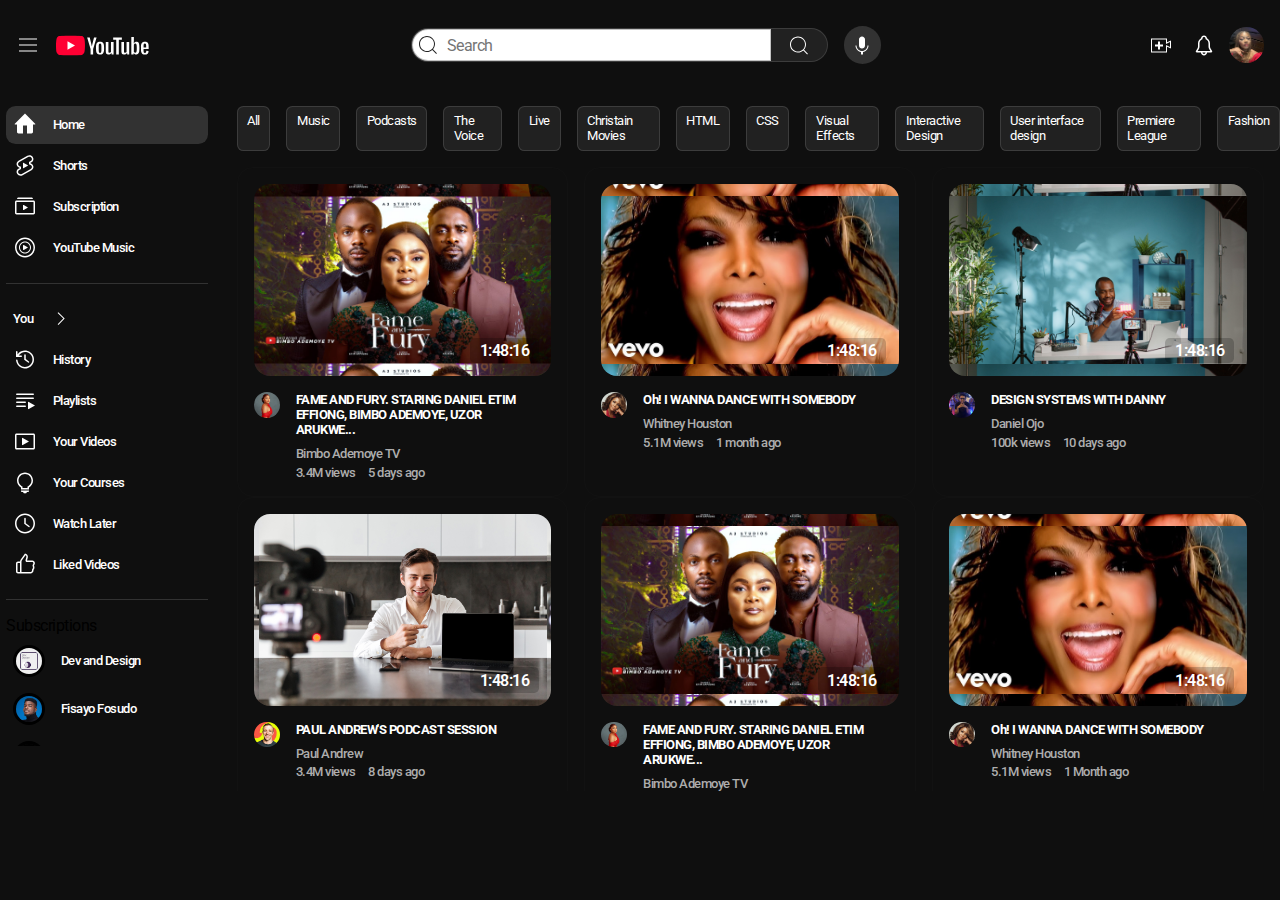
<file: youtube.html>
<!DOCTYPE html>
<html lang="en">
<head>
    <meta charset="UTF-8">
    <meta name="viewport" content="width=device-width, initial-scale=1.0">
    <link rel="stylesheet" href="https://cdnjs.cloudflare.com/ajax/libs/font-awesome/6.6.0/css/all.min.css" integrity="sha512-Kc323vGBEqzTmouAECnVceyQqyqdsSiqLQISBL29aUW4U/M7pSPA/gEUZQqv1cwx4OnYxTxve5UMg5GT6L4JJg==" crossorigin="anonymous" referrerpolicy="no-referrer" />
    <link rel="stylesheet" href="./youtube.css">
    <title>Youtube</title>
</head>
<body>
    
    <div class="body-wrapper">

        <div class="nav-bar">

            <div class="logo-menu">
                <div class="logo">
                    <img src="./images/asset 77.svg" alt="Menu">

                    <img src="./images/asset 79.svg" alt="Logo">
                </div>
            </div>

            <div class="search">

                <form>
                    <div class="search-button">
                        <div class="search-container">
                            <img src="./images/asset 175 black.svg" alt="icon">
    
                            <input type="text" id="search" placeholder="Search" name="email">
                        </div>

                        <div class="btn">
                            <img src="./images/asset 80.svg" alt="icon">
                        </div>
                    </div>

                    
                </form>

                <div class="icon-wrapper mic">
                    <img src="./images/asset 81.svg" alt="icon">
                </div>

            </div>

            <div class="nav-icons">

                <div class="icon-wrapper">
                    <img src="./images/asset 82.svg" alt="icon">
                </div>

                <div class="icon-wrapper">
                    <img src="./images/asset 83.svg" alt="icon">
                </div>

                <div class="icon-wrapper pp">
                
                </div>

            </div>

        </div>

        <div class="content-wrapper">

            <div class="left-container">

                <div class="menu-group">

                    <div class="link home">
                        <img src="./images/asset 86.svg" alt="icon">

                        <p>Home</p>
                    </div>

                    <div class="link">
                        <img src="./images/asset 87.svg" alt="icon">

                        <p>Shorts</p>
                    </div>

                    <div class="link">
                        <img src="./images/asset 88.svg" alt="icon">

                        <p>Subscription</p>
                    </div>

                    <div class="link">
                        <img src="./images/asset 89.svg" alt="icon">

                        <p>YouTube Music</p>
                    </div>

                </div>

                <div class="menu-group">

                    <div class="link">
                        <p class="menu-title">You</p>

                        <img src="./images/asset 116.svg" alt="icon">
                    </div>

                    <div class="link">
                        <img src="./images/asset 92.svg" alt="icon">

                        <p>History</p>
                    </div>

                    <div class="link">
                        <img src="./images/asset 93.svg" alt="icon">

                        <p>Playlists</p>
                    </div>

                    <div class="link">
                        <img src="./images/asset 94.svg" alt="icon">

                        <p>Your Videos</p>
                    </div>

                    <div class="link">
                        <img src="./images/asset 95.svg" alt="icon">

                        <p>Your Courses</p>
                    </div>

                    <div class="link">
                        <img src="./images/asset 96.svg" alt="icon">

                        <p>Watch Later</p>
                    </div>

                    <div class="link">
                        <img src="./images/asset 97.svg" alt="icon">

                        <p>Liked Videos</p>
                    </div>
                    
                </div>

                <div class="menu-group">

                    <p class="menu-title"> Subscriptions</p>

                    <div class="link">
                        <div class="sub-img">
                            <img src="./images/asset 3.jpeg" alt="image">
                        </div>

                        <p>Dev and Design</p>
                    </div>

                    <div class="link sub-link">
                      <div class="sub-name">
                        <div class="sub-img">
                            <img src="./images/asset 2.jpeg" alt="image">
                        </div>

                        <p>Fisayo Fosudo</p>
                      </div>

                        <i class="fa-solid fa-circle"></i>
                    </div>

                    <div class="link sub-link">
                        <div class="sub-name">
                            <div class="sub-img">
                                <img src="./images/asset 4.jpeg" alt="image">
                            </div>
    
                            <p>GreatStack</p>
                        </div>

                        <i class="fa-solid fa-circle"></i>
                    </div>

                    <div class="link sub-link">
                        <div class="sub-name">
                            <div class="sub-img">
                                <img src="./images/asset 13.jpeg" alt="image">
                            </div>
    
                            <p>Jude Oc</p>
                        </div>

                        <i class="fa-solid fa-circle"></i>
                    </div>

                    <div class="link sub-link">
                       <div class="sub-name">
                        <div class="sub-img">
                            <img src="./images/asset 5.jpeg" alt="image">
                        </div>

                        <p>Flux Academy</p>
                       </div>

                        <i class="fa-solid fa-circle"></i>
                    </div>

                    <div class="link sub-link">
                        <div class="sub-name">
                            <div class="sub-img">
                                <img src="./images/asset 6.jpeg" alt="image">
                            </div>

                            <p>TimX Design</p>
                        </div>

                        

                        <i class="fa-solid fa-circle"></i>
                    </div>

                    <div class="link sub-link">
                        <div class="sub-name">
                            <div class="sub-img">
                                <img src="./images/asset 7.jpeg" alt="image">
                            </div>
    
                            <p>Mx KODEBLACK</p>
                        </div>

                        <i class="fa-solid fa-circle"></i>
                    </div>

                    <div class="link">
                        <p>Show more</p>

                        <img src="./images/asset 99.svg" alt="image">
                    </div>

                </div>

                <div class="menu-group">

                    <p class="menu-title"> Explore</p>


                    <div class="link">
                        <img src="./images/asset 101.svg" alt="image">

                        <p>Trending</p>
                    </div>

                    <div class="link">
                        <img src="./images/asset 102.svg" alt="image">

                        <p>Music</p>
                    </div>

                    <div class="link">
                        <img src="./images/asset 103.svg" alt="image">

                        <p>Gaming</p>
                    </div>

                    <div class="link">
                        <img src="./images/asset 104.svg" alt="image">

                        <p>News</p>
                    </div>

                    <div class="link">
                        <img src="./images/asset 105.svg" alt="image">

                        <p>Sports</p>
                    </div>

                </div>

                <div class="menu-group">

                    <p class="menu-title"> More from Youtube </p>


                    <div class="link">
                        <img src="./images/asset 106.svg" alt="image">

                        <p>YouTube Premium</p>
                    </div>

                    <div class="link">
                        <img src="./images/asset 107.svg" alt="image">

                        <p>YouTube Studio</p>
                    </div>

                    <div class="link">
                        <img src="./images/asset 108.svg" alt="image">

                        <p>YouTube Music</p>
                    </div>

                    <div class="link">
                        <img src="./images/asset 108.svg" alt="image">

                        <p>YouTube Kids</p>
                    </div>

                </div>

                <div class="menu-group">

                    <div class="link">
                        <img src="./images/asset 110.svg" alt="image">

                        <p>Settings</p>
                    </div>

                    <div class="link">
                        <img src="./images/asset 111.svg" alt="image">

                        <p>Report History</p>
                    </div>

                    <div class="link">
                        <img src="./images/asset 112.svg" alt="image">

                        <p>Help</p>
                    </div>

                    <div class="link">
                        <img src="./images/asset 113.svg" alt="image">

                        <p>Send feedback</p>
                    </div>

                </div>

                
                <div class="menu-group buttom-links">

                    <div class="link-group">
                        <a href="#" class="nav-link-text">About</a>
    
                        <a href="#" class="nav-link-text">Press</a>
    
                        <a href="#" class="nav-link-text">Copyright</a>
    
                        <a href="#" class="nav-link-text">Contact us</a>
    
                        <a href="#" class="nav-link-text">Creators</a>
    
                        <a href="#" class="nav-link-text">Advertise</a>
    
                        <a href="#" class="nav-link-text">Developers</a>
                    </div>

                    <div class="link-group">
                        <a href="#" class="nav-link-text">Terms</a>
    
                        <a href="#" class="nav-link-text">Privacy</a>
    
                        <a href="#" class="nav-link-text">Policy & Safety</a>
    
                        <a href="#" class="nav-link-text">How</a>
    
                        <a href="#" class="nav-link-text">youTube</a>
    
                        <a href="#" class="nav-link-text">Works</a>
    
                        <a href="#" class="nav-link-text">Test new features</a>
                    </div>

                    <p>©️ 2024 Google LLC</p>
    
                </div>
                
            </div>

            <div class="right-container">

                <div class="chips-wrapper">

                    <div class="chip all-chip">
                        <p>All</p>
                    </div>

                    <div class="chip">
                        <p>Music</p>
                    </div>

                    <div class="chip">
                        <p>Podcasts</p>
                    </div>

                    <div class="chip">
                        <p>The Voice</p>
                    </div>

                    <div class="chip">
                        <p>Live</p>
                    </div>

                    <div class="chip">
                        <p>Christain Movies</p>
                    </div>

                    <div class="chip">
                        <p>HTML</p>
                    </div>

                    <div class="chip">
                        <p>CSS</p>
                    </div>

                    <div class="chip">
                        <p>Visual Effects</p>
                    </div>

                    <div class="chip">
                        <p>Interactive Design</p>
                    </div>

                    <div class="chip">
                        <p>User interface design</p>
                    </div>

                    <div class="chip">
                        <p>Premiere League</p>
                    </div>

                    <div class="chip">
                        <p>Fashion</p>
                    </div>

                </div>

                <div class="youtube-card-wrapper">

                    <div class="card-wrapper">

                        <div class="youtubecard">

                            <div class="card-image ci-1">
            
                                <div class="time">
            
                                    <p> 1:48:16 </p>
            
                                </div>
            
                            </div>
            
                            <div class="content-wrapper">
            
                                <div class="profile-pic">
                                    <img src="./images/Bimbo.jpg" alt="profile picture">
                                </div>
            
                                <div class="header">
            
                                    <p>FAME AND FURY. STARING DANIEL ETIM EFFIONG, BIMBO ADEMOYE, UZOR ARUKWE... </p>
            
                                    <div class="body-text">
            
                                        <p>Bimbo Ademoye TV</p>
                
                                        <div class="views">
                
                                            <p>3.4M views</p>
                
                                            <i class="fa-solid fa-circle"></i>
                
                                            <p>5 days ago</p>
                                        </div>
                
                                    </div>
            
            
                                </div>
            
                                <div id="icon">
            
                                    <i class="fa-solid fa-ellipsis-vertical"></i>
            
                                </div>
            
                            </div>
                            
                        </div>

                        <div class="youtubecard ">

                            <div class="card-image ci-2">
            
                                <div class="time">
            
                                    <p> 1:48:16 </p>
            
                                </div>
            
                            </div>
            
                            <div class="content-wrapper">
            
                                <div class="profile-pic">
                                    <img src="./images/Whitney.jpg" alt="profile picture">
                                </div>
            
                                <div class="header">
            
                                    <p>Oh! I WANNA DANCE WITH SOMEBODY </p>
            
                                    <div class="body-text">
            
                                        <p>Whitney Houston</p>
                
                                        <div class="views">
                
                                            <p>5.1M views</p>
                
                                            <i class="fa-solid fa-circle"></i>
                
                                            <p>1 month ago</p>
                                        </div>
                
                                    </div>
            
            
                                </div>
            
                                <div id="icon">
            
                                    <i class="fa-solid fa-ellipsis-vertical"></i>
            
                                </div>
            
                            </div>
                            
                        </div>

                        <div class="youtubecard">

                            <div class="card-image ci-3">
            
                                <div class="time">
            
                                    <p> 1:48:16 </p>
            
                                </div>
            
                            </div>
            
                            <div class="content-wrapper">
            
                                <div class="profile-pic">
                                    <img src="./images//asset 42.jpeg" alt="profile picture">
                                </div>
            
                                <div class="header">
            
                                    <p>DESIGN SYSTEMS WITH DANNY</p>
            
                                    <div class="body-text">
            
                                        <p>Daniel Ojo</p>
                
                                        <div class="views">
                
                                            <p>100k views</p>
                
                                            <i class="fa-solid fa-circle"></i>
                
                                            <p>10 days ago</p>
                                        </div>
                
                                    </div>
            
            
                                </div>
            
                                <div id="icon">
            
                                    <i class="fa-solid fa-ellipsis-vertical"></i>
            
                                </div>
            
                            </div>
                            
                        </div>
                    </div>

                    <div class="card-wrapper">

                        <div class="youtubecard">

                            <div class="card-image ci-4">
            
                                <div class="time">
            
                                    <p> 1:48:16 </p>
            
                                </div>
            
                            </div>
            
                            <div class="content-wrapper">
            
                                <div class="profile-pic">
                                    <img src="./images/asset 8.jpeg" alt="profile picture">
                                </div>
            
                                <div class="header">
            
                                    <p>PAUL ANDREW'S PODCAST SESSION </p>
            
                                    <div class="body-text">
            
                                        <p>Paul Andrew</p>
                
                                        <div class="views">
                
                                            <p>3.4M views</p>
                
                                            <i class="fa-solid fa-circle"></i>
                
                                            <p>8 days ago</p>
                                        </div>
                
                                    </div>
            
            
                                </div>
            
                                <div id="icon">
            
                                    <i class="fa-solid fa-ellipsis-vertical"></i>
            
                                </div>
            
                            </div>
                            
                        </div>

                        <div class="youtubecard ">

                            <div class="card-image ci-5">
            
                                <div class="time">
            
                                    <p> 1:48:16 </p>
            
                                </div>
            
                            </div>
            
                            <div class="content-wrapper">
            
                                <div class="profile-pic">
                                    <img src="./images/Bimbo.jpg" alt="profile picture">
                                </div>
            
                                <div class="header">
            
                                    <p>FAME AND FURY. STARING DANIEL ETIM EFFIONG, BIMBO ADEMOYE, UZOR ARUKWE... </p>
            
                                    <div class="body-text">
            
                                        <p>Bimbo Ademoye TV</p>
                
                                        <div class="views">
                
                                            <p>3.4M views</p>
                
                                            <i class="fa-solid fa-circle"></i>
                
                                            <p>5 days ago</p>
                                        </div>
                
                                    </div>
            
            
                                </div>
            
                                <div id="icon">
            
                                    <i class="fa-solid fa-ellipsis-vertical"></i>
            
                                </div>
            
                            </div>
                            
                        </div>

                        <div class="youtubecard">

                            <div class="card-image ci-6">
            
                                <div class="time">
            
                                    <p> 1:48:16 </p>
            
                                </div>
            
                            </div>
            
                            <div class="content-wrapper">
            
                                <div class="profile-pic">
                                    <img src="./images/Whitney.jpg" alt="profile picture">
                                </div>
            
                                <div class="header">
            
                                    <p>Oh! I WANNA DANCE WITH SOMEBODY </p>
            
                                    <div class="body-text">
            
                                        <p>Whitney Houston</p>
                
                                        <div class="views">
                
                                            <p>5.1M views</p>
                
                                            <i class="fa-solid fa-circle"></i>
                
                                            <p>1 Month ago</p>
                                        </div>
                
                                    </div>
            
            
                                </div>
            
                                <div id="icon">
            
                                    <i class="fa-solid fa-ellipsis-vertical"></i>
            
                                </div>
            
                            </div>
                            
                        </div>
                    </div>

                    <div class="card-wrapper">

                        <div class="youtubecard">

                            <div class="card-image ci-7">
            
                                <div class="time">
            
                                    <p> 1:48:16 </p>
            
                                </div>
            
                            </div>
            
                            <div class="content-wrapper">
            
                                <div class="profile-pic">
                                    <img src="./images/asset 40.jpeg" alt="profile picture">
                                </div>
            
                                <div class="header">
            
                                    <p>THE DARK RISING </p>
            
                                    <div class="body-text">
            
                                        <p>Sony TV</p>
                
                                        <div class="views">
                
                                            <p>3.4M views</p>
                
                                            <i class="fa-solid fa-circle"></i>
                
                                            <p>5 days ago</p>
                                        </div>
                
                                    </div>
            
            
                                </div>
            
                                <div id="icon">
            
                                    <i class="fa-solid fa-ellipsis-vertical"></i>
            
                                </div>
            
                            </div>
                            
                        </div>

                        <div class="youtubecard ">

                            <div class="card-image ci-8">
            
                                <div class="time">
            
                                    <p> 1:48:16 </p>
            
                                </div>
            
                            </div>
            
                            <div class="content-wrapper">
            
                                <div class="profile-pic">
                                    <img src="./images/asset 40.jpeg" alt="profile picture">
                                </div>
            
                                <div class="header">
            
                                    <p>SPEAKS OF LOVE </p>
            
                                    <div class="body-text">
            
                                        <p>Scott Bolton</p>
                
                                        <div class="views">
                
                                            <p>3.4M views</p>
                
                                            <i class="fa-solid fa-circle"></i>
                
                                            <p>5 days ago</p>
                                        </div>
                
                                    </div>
            
            
                                </div>
            
                                <div id="icon">
            
                                    <i class="fa-solid fa-ellipsis-vertical"></i>
            
                                </div>
            
                            </div>
                            
                        </div>

                        <div class="youtubecard">

                            <div class="card-image ci-9">
            
                                <div class="time">
            
                                    <p> 1:48:16 </p>
            
                                </div>
            
                            </div>
            
                            <div class="content-wrapper">
            
                                <div class="profile-pic">
                                    <img src="./images/asset 40.jpeg" alt="profile picture">
                                </div>
            
                                <div class="header">
            
                                    <p>BEAUTY AND THE BEAST </p>
            
                                    <div class="body-text">
            
                                        <p>Disney Channel</p>
                
                                        <div class="views">
                
                                            <p>3.4M views</p>
                
                                            <i class="fa-solid fa-circle"></i>
                
                                            <p>5 days ago</p>
                                        </div>
                
                                    </div>
            
            
                                </div>
            
                                <div id="icon">
            
                                    <i class="fa-solid fa-ellipsis-vertical"></i>
            
                                </div>
            
                            </div>
                            
                        </div>
                    </div>

                    <div class="card-wrapper">

                        <div class="youtubecard">

                            <div class="card-image ci-10">
            
                                <div class="time">
            
                                    <p> 1:48:16 </p>
            
                                </div>
            
                            </div>
            
                            <div class="content-wrapper">
            
                                <div class="profile-pic">
                                    <img src="./images/asset 8.jpeg" alt="profile picture">
                                </div>
            
                                <div class="header">
            
                                    <p>PAUL ANDREWS PODCAST SESSION </p>
            
                                    <div class="body-text">
            
                                        <p>Paul Andrew</p>
                
                                        <div class="views">
                
                                            <p>3.4M views</p>
                
                                            <i class="fa-solid fa-circle"></i>
                
                                            <p>5 days ago</p>
                                        </div>
                
                                    </div>
            
            
                                </div>
            
                                <div id="icon">
            
                                    <i class="fa-solid fa-ellipsis-vertical"></i>
            
                                </div>
            
                            </div>
                            
                        </div>

                        <div class="youtubecard ">

                            <div class="card-image ci-11">
            
                                <div class="time">
            
                                    <p> 1:48:16 </p>
            
                                </div>
            
                            </div>
            
                            <div class="content-wrapper">
            
                                <div class="profile-pic">
                                    <img src="./images/asset 40.jpeg" alt="profile picture">
                                </div>
            
                                <div class="header">
            
                                    <p>LET'S TALK WITH VICKY</p>
            
                                    <div class="body-text">
            
                                        <p>Victoria's Podcast</p>
                
                                        <div class="views">
                
                                            <p>3.4M views</p>
                
                                            <i class="fa-solid fa-circle"></i>
                
                                            <p>5 days ago</p>
                                        </div>
                
                                    </div>
            
            
                                </div>
            
                                <div id="icon">
            
                                    <i class="fa-solid fa-ellipsis-vertical"></i>
            
                                </div>
            
                            </div>
                            
                        </div>

                        <div class="youtubecard">

                            <div class="card-image ci-12">
            
                                <div class="time">
            
                                    <p> 1:48:16 </p>
            
                                </div>
            
                            </div>
            
                            <div class="content-wrapper">
            
                                <div class="profile-pic">
                                    <img src="./images//asset 42.jpeg" alt="profile picture">
                                </div>
            
                                <div class="header">
            
                                    <p>FAST LEARN NUMERICS WITH AUNTY P </p>
            
                                    <div class="body-text">
            
                                        <p>Aunty P</p>
                
                                        <div class="views">
                
                                            <p>3.4M views</p>
                
                                            <i class="fa-solid fa-circle"></i>
                
                                            <p>5 days ago</p>
                                        </div>
                
                                    </div>
            
            
                                </div>
            
                                <div id="icon">
            
                                    <i class="fa-solid fa-ellipsis-vertical"></i>
            
                                </div>
            
                            </div>
                            
                        </div>
                    </div>
                </div>

            </div>

        </div>

    </div>
</body>
</html>
</file>
<file: youtube.css>
@import url('https://fonts.googleapis.com/css2?family=Roboto:ital,wght@0,100;0,300;0,400;0,500;0,700;0,900;1,100;1,300;1,400;1,500;1,700;1,900&display=swap');

*{
    margin: 0;
    padding: 0;
    box-sizing: border-box;
    font-family: "Roboto", sans-serif;
    letter-spacing: -0.031rem;
}

.body-wrapper{
    width: 100%;
    height: 100vh;
    overflow: hidden;
    display: flex;
    flex-direction: column;
    background-color: #0f0f0f;
}

.nav-bar{
    width: 100%;
    height: 10%;
    display: flex;
    flex-direction: row;
    justify-content: space-between;
    padding: 1rem;
    align-items: center;
}

.logo{
    display: flex;
    flex-direction: row;
    align-items: center;
    column-gap: 1rem;
}

.search{
    width: fit-content;
    display: flex;
    flex-direction: row;
    column-gap: 1rem;
    align-items: center;
}

.search-button{
    display: flex;
    flex-direction: row;
    align-items: center;
    border: solid;
    border-width: 1px;
    border-color: #6666;
    background-color: #212121;
    border-radius: 10rem;
}

.search-container{
    background-color: white;
    border: solid;
    border-color: #6666;
    border-width: 1px;
    width: 100%;
    height: 100%;
    display: flex;
    flex-direction: row;
    column-gap: 0.4rem;
    align-items: center;
    padding: 0.2rem;
    border-top-left-radius: 10rem;
    border-bottom-left-radius: 10rem;
}

.btn{
    height: 100%;
    display: flex;
    align-items: center;
    padding: 0 1rem 0 1rem;
    border-top-right-radius: 10rem;
    border-bottom-right-radius: 10rem;
}

#search{
    width: 20rem;
    font-size: 1rem;
    border: none;
    outline: none;
}

.icon-wrapper{
    padding: 0.4rem;
    border-radius: 100rem;
    display: flex;
    align-items: center;
    justify-content: center;
}

.icon-wrapper:hover{
    background-color: #6666;
}

.mic{
    background-color: #6666;
    cursor: pointer;
}

.mic:hover{
    background-color: #808080;
}

.nav-icons{
    display: flex;
    flex-direction: row;
    column-gap: 0.4rem;
    align-items: center;
}

.pp{
    background-image: url(./images/WhatsApp\ Image\ 2024-11-23\ at\ 11.57.01\ PM.jpeg);
    background-position: center;
    background-size: cover;
    width: 2.2rem;
    height: 2.2rem;
    border-radius: 100rem;
    overflow: hidden;
}

.content-wrapper{
    width: 100%;
    height: 90%;
    display: flex;
    flex-direction: row;
}

.left-container{
    width: 20%;
    height: 41rem;
    padding: 1rem 0.8rem 1rem 0.4rem;
    display: flex;
    flex-direction: column;
    row-gap: 1rem;
    overflow-y: scroll;
    overflow-x: hidden;
    scroll-behavior: smooth;
    scrollbar-color: #212121;
}

.menu-group{
    display: flex;
    flex-direction: column;
    row-gap: 0.2rem;
    padding: 0 0 1rem 0;
    border-bottom: solid;
    border-width: 1.5px;
    border-color: #6666;

}

.link{
    display: flex;
    flex-direction: row;
    column-gap: 1rem;
    align-items: center;
    padding: 0.4rem 1rem 0.4rem 0.4rem;
    border-radius: 0.6rem;
}

.link p{
    font-size: 0.8rem;
    font-weight: 500;
    color: white;
}

.home{
    background-color: #6666;
}

.sub-link{
    display: flex;
    flex-direction: row;
    justify-content: space-between;
}

.sub-name{
    display: flex;
    flex-direction: row;
    align-items: center;
    column-gap: 1rem;
}

.sub-img{
    width: 2rem;
    height: 2rem;
    overflow: hidden;
    border: solid;
    border-radius: 100rem;
}

.sub-img img{
    width: 100%;
    height: 100%;
}

.fa-circle{
    color: skyblue;
    font-size: 0.3rem;
}

.link:hover{
    background-color: #6666;
}

.buttom-links{
    display: flex;
    flex-direction: column;
    row-gap: 1rem;
}

.buttom-links p{
    color: #9999;
    font-size: 0.8rem;
}

.nav-link-text{
    text-decoration: none;
    color: #9999;
    font-size: 0.8rem;
}


.chips-wrapper{
    display: flex;
    flex-direction: row;
    column-gap: 1rem;
    padding: 1rem 0 1rem 0;
}

.chip{
    padding: 0.4rem 0.6rem 0.4rem 0.6rem;
    background-color: #212121;
    border: solid;
    border-color: #6666;
    border-width: 1px;
    border-radius: 0.4rem ;
    width: fit-content;
    cursor: pointer;
}

.chip:hover{
    background-color: #6666;
}

.chip p{
    font-size: 0.8rem;
    color: white;
}

.youtube-card-wrapper{
    height: 39rem;
    display: flex;
    flex-direction: column;
    overflow: scroll;
}


.card-wrapper{
    display: flex;
    flex-direction: row;
    column-gap: 1rem;
    padding: 0 1rem 0 0;
}


.youtubecard{
    height: auto;
    display: flex;
    flex-direction: column;
    flex: 1 1;
    row-gap: 1rem;
    padding: 1rem;
    border: solid;
    border-width: 1px;
    border-color: #2222;
    border-radius: 1rem;
}

.card-image{
    width: 100%;
    height: 12rem;
    background-color: aliceblue;
    background-image: 
            linear-gradient(rgba(0, 0, 0, 0.5), rgba(0, 0, 0, 0)),
            url(./images/yt1.jpg);
    background-size: cover;
    background-position: center;
    display: flex;
    flex-direction: column;
    justify-content: end;
    align-items: end;
    padding: 0.8rem;
    border-radius: 1rem;
    color: white;
    font-weight: 600;
    
}

.time{
    width: fit-content;
    height: auto;
    background-color: rgba(0,0, 0, 0.2);
    border-radius: 0.3rem;
    padding: 0.2rem 0.6rem 0.2rem 0.6rem;
}

.content-wrapper{
    width: 100%;
    height: auto;
    display: flex;
    flex-direction: row;
    column-gap: 1rem;
}

.header{
    width: 100%;
    height: auto;
    display: flex;
    flex-direction: column;
    row-gap: 0.6rem;
}

.profile-pic{
    width: 2rem;
    height: 2rem;
}

.profile-pic img{
    width: 100%;
    border-radius: 100%;
}

.header p{
    font-weight: bold;
    font-size: 0.8rem;
    color: white;
}

.body-text{
    width: 100%;
    height: 100%;
    display: flex;
    flex-direction: column;
    row-gap: 0.2rem;
}

.body-text p{
    font-size: 0.8rem;
    font-weight: 500;
    color: #adadad;
}

.views{
    width: 100%;
    height: auto;
    display: flex;
    flex-direction: row;
    column-gap: 0.4rem;
    align-items: center;
}

.views i{
    font-size: 8px;
    color: #adadad;
}

.fa-ellipsis-vertical{
    color: white;
}

.ci-1{
    background-image: url(./images/fame\ &\ fury.jpg);
    background-position: center;
    background-size: contain;
    cursor: pointer;
}

.ci-1:hover{
    transform: scale(1.1);
}

.ci-2{
    background-image: url(./images/fame\ 1.jpg);
    background-position: center;
    background-size: contain;
    cursor: pointer;
}

.ci-2:hover{
    transform: scale(1.1);
}


.ci-3{
    background-image: url(./images/yt4.jpg);
    background-position: center;
    background-size: contain;
    cursor: pointer;
}

.ci-3:hover{
    transform: scale(1.1);
}


.ci-4{
    background-image: url(./images/yt1.jpg);
    background-position: center;
    background-size: contain;
    cursor: pointer;
}

.ci-4:hover{
    transform: scale(1.1);
}


.ci-5{
    background-image: url(./images/fame\ &\ fury.jpg);
    background-position: center;
    background-size: contain;
    cursor: pointer;
}

.ci-5:hover{
    transform: scale(1.1);
}


.ci-6{
    background-image: url(./images/fame\ 1.jpg);
    background-position: center;
    background-size: contain;
    cursor: pointer;
}

.ci-6:hover{
    transform: scale(1.1);
}


.ci-7{
    background-image: url(./images/bg\ 5.jpg);
    background-position: center;
    background-size: contain;
    cursor: pointer;
}

.ci-7:hover{
    transform: scale(1.1);
}


.ci-8{
    background-image: url(./images/bg\ 3.jpg);
    background-position: center;
    background-size: contain;
    cursor: pointer;
}

.ci-8:hover{
    transform: scale(1.1);
}


.ci-9{
    background-image: url(./images/bg\ 6.jpg);
    background-position: center;
    background-size: contain;
    cursor: pointer;
}

.ci-9:hover{
    transform: scale(1.1);
}


.ci-10{
    background-image: url(./images/yt1.jpg);
    background-position: center;
    background-size: contain;
    cursor: pointer;
}

.ci-10:hover{
    transform: scale(1.1);
}


.ci-11{
    background-image: url(./images/yt11.jpg);
    background-position: center;
    background-size: cover;
    cursor: pointer;
}

.ci-11:hover{
    transform: scale(1.1);
}


.ci-12{
    background-image: url(./images/yt12.jpg);
    background-position: center;
    background-size: cover;
    background-repeat: no-repeat;
    cursor: pointer;
}

.ci-12:hover{
    transform: scale(1.1);
}
</file>
